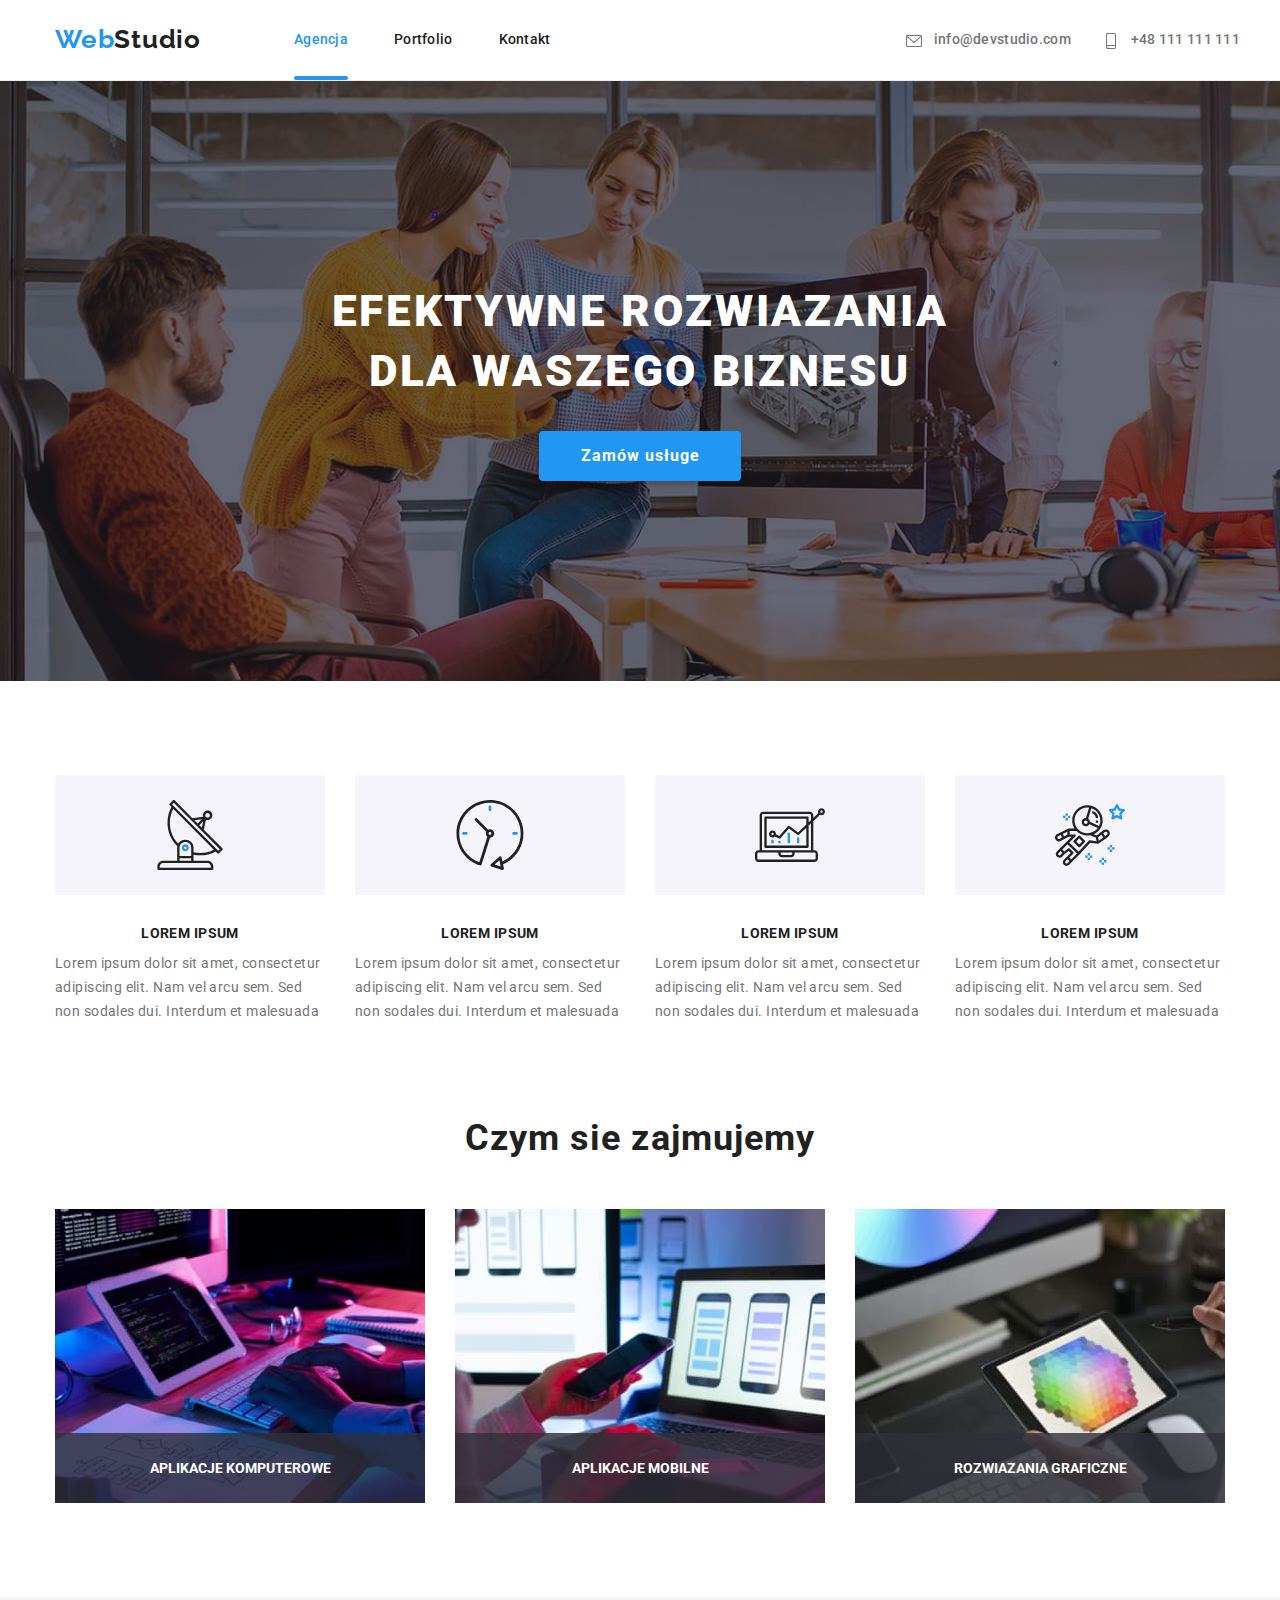
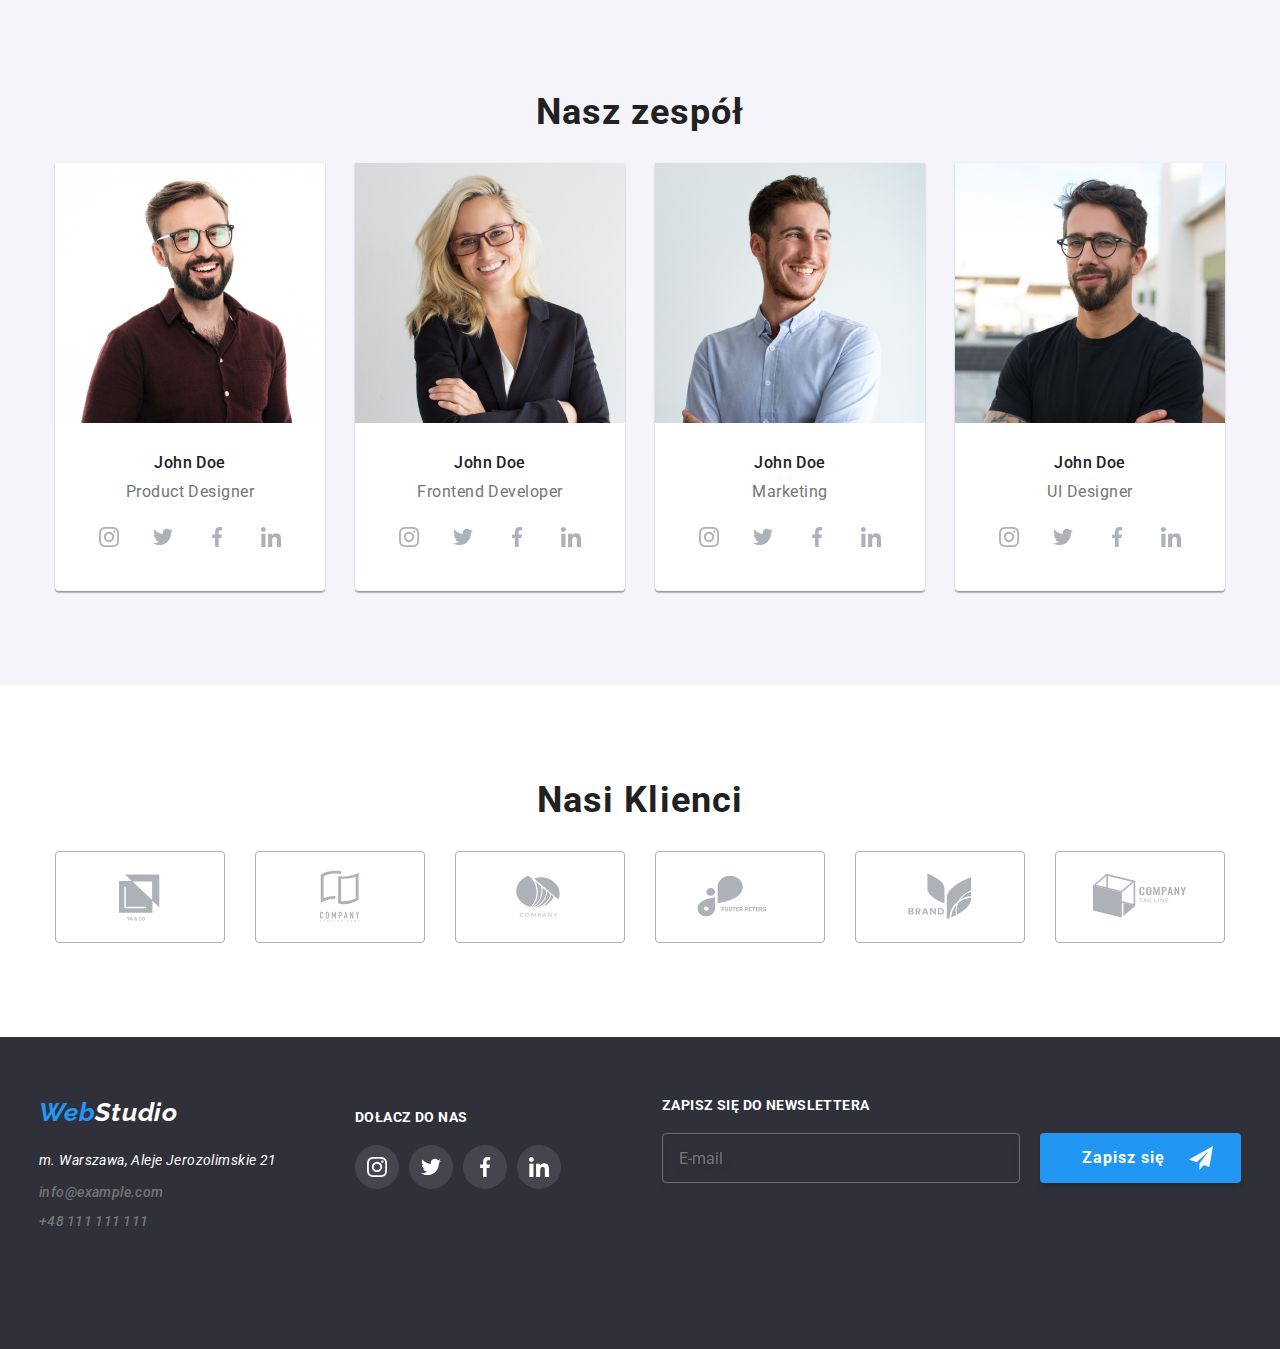
<file: index.html>
<!DOCTYPE html>
<html lang="pl">

<head>
  <meta charset="UTF-8" />
  <meta http-equiv="X-UA-Compatible" content="IE=edge" />
  <meta name="viewport" content="width=device-width, initial-scale=1.0" />
  <link rel="preconnect" href="https://fonts.googleapis.com">
  <link rel="preconnect" href="https://fonts.gstatic.com" crossorigin>
  <link href="https://fonts.googleapis.com/css2?family=Raleway:wght@700&family=Roboto:wght@400;500;700;900&display=swap"
    rel="stylesheet">
  <link rel="stylesheet" href="./css/modern-normalize.css">
  <link rel="stylesheet" href="./css/main.min.css" />
  <title>WebStudio</title>
</head>

<body>
  <header class="header">
    <div class="container--header container">
      <nav class="header__navigation">
        <a class="logo logo--dark" href="./index.html"><span>Web</span>Studio</a>
        <ul class="header__navigation-list list link">
          <li><a class="header__navigation--link header__navigation--active " href="./index.html">Agencja</a></li>
          <li><a class="header__navigation--link" href="./portfolio.html">Portfolio</a></li>
          <li><a class="header__navigation--link" href="#">Kontakt</a></li>
        </ul>
      </nav>
      <ul class="header__contact-list list">
        <li><a class="header__navigation-mail link" href="mailto:info@devstudio.com"><svg
              class="header__navigation-icon" width=20 height=16>
              <use href="./images/icons.svg#icon-envelope"></use>
            </svg>info@devstudio.com</a></li>
        <li><a class="header__navigation-tel link" href="tel:+48111111111"><svg class="header__navigation-icon" width=20
              height=16>
              <use href="./images/icons.svg#icon-smartphone"></use>
            </svg>+48 111 111 111</a></li>
      </ul>
      <button type="button" class="menu__btn" aria-expanded="false" aria-controls="menu" data-menu-button>
        <svg class="menu__icon-menu" width="40" heigth="40">
          <use href="./images/icons.svg#icon-menu"></use>
        </svg>
      </button>
    </div>
    <div class="menu" data-menu="">
      <button type="button" class="menu__btn-close" aria-expanded="true" aria-controls="menu" data-menu-close>
        <svg class="menu__icon-close" width="40" heigth="40">
          <use href="./images/icons.svg#icon-close_menu"></use>
        </svg>
      </button>
      <ul class="menu-navigation list">
        <li class="menu-navigation__item">
          <a id="mobilecurrent" class="menu-navigation__link" href="./index.html">Agencja</a>
        </li>
        <li class="menu-navigation__item">
          <a class="menu-navigation__link" href="./portfolio.html">Portfolio</a>
        </li>
        <li class="menu-navigation__item">
          <a class="menu-navigation__link" href="">Kontakt</a>
        </li>
      </ul>
      <ul class="menu-contact list">
        <li class="menu-contact__item">
        <li class="menu-contact__item">
          <a class="menu-contact__phone" href="+48111111111">
            +48 111 111 111</a>
        </li>
        <li>
          <a class="menu-contact__mail" href="mailto:info@devstudio.com">
            info@devstudio.com</a>
        </li>
      </ul>
      <ul class="menu-social list">
        <li class="menu-social__link"><a href="Instagram">Instagram</a></li>
        <li class="menu-social__link"><a href="Tweeter">Tweeter</a></li>
        <li class="menu-social__link"><a href="Facebook">Facebook</a></li>
        <li class="menu-social__link"><a href="Linkedin">Linkedin</a></li>
      </ul>
    </div>
  </header>
  <main>
    <!-- HERO-->
    <section class="hero">

      <h1 class="hero__title">EFEKTYWNE ROZWIAZANIA<br> DLA WASZEGO BIZNESU</h1>
      <button class="hero__button" type="button" data-modal-open>Zamów usługe</button>

    </section>
    <!-- ABOUT US-->
    <section class="container section">
      <ul class="about-us__list list">
        <li class="about-us__item">
          <div class="about-us__icon-bg"><svg width=70 height=70>
              <use href="./images/icons.svg#icon-antenna"></use>
            </svg>
          </div>
          <h3 class="about-us__title h3-title">LOREM IPSUM</h3>
          <p class="about-us__text">
            Lorem ipsum dolor sit amet, consectetur
            adipiscing elit. Nam vel arcu sem. Sed
            non sodales dui. Interdum et malesuada
          </p>
        </li>
        <li class="about-us__item">
          <div class="about-us__icon-bg"><svg width=70 height=70>
              <use href="./images/icons.svg#icon-clock"></use>
            </svg>
          </div>
          <h3 class="about-us__title h3-title">LOREM IPSUM</h3>
          <p class="about-us__text">
            Lorem ipsum dolor sit amet, consectetur
            adipiscing elit. Nam vel arcu sem. Sed
            non sodales dui. Interdum et malesuada
          </p>
        </li>
        <li class="about-us__item">
          <div class="about-us__icon-bg"><svg width=70 height=70>
              <use href="./images/icons.svg#icon-diagram"></use>
            </svg>
          </div>
          <h3 class="about-us__title h3-title">LOREM IPSUM</h3>
          <p class="about-us__text">
            Lorem ipsum dolor sit amet, consectetur
            adipiscing elit. Nam vel arcu sem. Sed
            non sodales dui. Interdum et malesuada
          </p>
        </li>
        <li class="about-us__item">
          <div class="about-us__icon-bg"><svg width=70 height=70>
              <use href="./images/icons.svg#icon-astronaut"></use>
            </svg>
          </div>
          <h3 class="about-us__title h3-title">LOREM IPSUM</h3>
          <p class="about-us__text">
            Lorem ipsum dolor sit amet, consectetur
            adipiscing elit. Nam vel arcu sem. Sed
            non sodales dui. Interdum et malesuada
          </p>
        </li>
      </ul>

      <div class="work container">
        <h2 class="h2-title work__title">Czym sie zajmujemy</h2>
        <ul class="work__list list">
          <li class="work__list-item">
            <img src="./images/box.jpg" alt="Ktos piszacy na klawiaturze" width="370" height="294" />
            <p class="work__list-text">APLIKACJE KOMPUTEROWE</p>
          </li>
          <li class="work__list-item">
            <img src="./images/box1.jpg" alt="Smartphone i laptop" width="370" height="294" />
            <p class="work__list-text">APLIKACJE MOBILNE</p>
          </li>
          <li class="work__list-item">
            <img src="./images/box2.jpg" alt="Tablet" width="370" height="294" />
            <p class="work__list-text">ROZWIAZANIA GRAFICZNE</p>
          </li>
        </ul>
      </div>
    </section>
    <!-- TEAM-->
    <section class="team section">
      <div class="container">
        <h2 class="h2-title team__title">Nasz zespół</h2>
        <ul class="team__list list">
          <li class="team__card">
            <picture class="team__card--pic">
              <source srcset="./images/desktop/team1@1x.jpg 1x, ./images/desktop/team1@2x.jpg 2x"
                media="(min-width:1200px)">
              <source srcset="./images/tablet/team1-354@1x.jpg 1x, ./images/tablet/team1-354@2x.jpg 2x"
                media="(min-width:768px)">
              <img src="./images/mobile/team1-450@1x.jpg" srcset="./images/mobile/team1-450@2x.jpg 2x"
                alt="smiling man in glasses, with a short beard, and in a maroon buttoned shirt" />
            </picture>
            <div>
              <h4 class="team__name">John Doe</h4>
              <p class="team__text">Product Designer</p>
              <ul class="team__social list">
                <li class="team__social-links"><a href="insta"><svg class="icon" width=20 height=20>
                      <use href="./images/icons.svg#icon-instagram">
                    </svg></a></li>
                <li class="team__social-links"><a href="tweter"><svg class="icon" width=20 height=20>
                      <use href="./images/icons.svg#icon-tweter">
                    </svg></a></li>
                <li class="team__social-links"><a href="facebook"><svg class="icon" width=20 height=20>
                      <use href="./images/icons.svg#icon-facebook">
                    </svg></a></li>
                <li class="team__social-links"><a href="linkedin"><svg class="icon" width=20 height=20>
                      <use href="./images/icons.svg#icon-linkedin">
                    </svg></a></li>
              </ul>
            </div>
          </li>
          <li class="team__card">
            <picture class="team__card--pic">
              <source srcset="./images/desktop/team2@1x.jpg 1x, ./images/desktop/team2@2x.jpg 2x"
                media="(min-width:1200px)">
              <source srcset="./images/tablet/team2-354@1x.jpg 1x, ./images/tablet/team2-354@2x.jpg 2x"
                media="(min-width:768px)">
              <img src="./images/mobile/team2-450@1x.jpg" srcset="./images/mobile/team2-450@2x.jpg 2x"
                alt="smiling man in glasses, with a short beard, and in a maroon buttoned shirt" />
            </picture>
            <div>
              <h4 class="team__name">John Doe</h4>
              <p class="team__text">Frontend Developer</p>
              <ul class="team__social list">
                <li class="team__social-links"><a href="insta"><svg class="icon" width=20 height=20>
                      <use href="./images/icons.svg#icon-instagram">
                    </svg></a></li>
                <li class="team__social-links"><a href="tweter"><svg class="icon" width=20 height=20>
                      <use href="./images/icons.svg#icon-tweter">
                    </svg></a></li>
                <li class="team__social-links"><a href="facebook"><svg class="icon" width=20 height=20>
                      <use href="./images/icons.svg#icon-facebook">
                    </svg></a></li>
                <li class="team__social-links"><a href="linkedin"><svg class="icon" width=20 height=20>
                      <use href="./images/icons.svg#icon-linkedin">
                    </svg></a></li>
            </div>
          </li>
          <li class="team__card">
            <picture class="team__card--pic">
              <source srcset="./images/desktop/team3@1x.jpg 1x, ./images/desktop/team3@2x.jpg 2x"
                media="(min-width:1200px)">
              <source srcset="./images/tablet/team3-354@1x.jpg 1x, ./images/tablet/team3-354@2x.jpg 2x"
                media="(min-width:768px)">
              <img src="./images/mobile/team3-450@1x.jpg" srcset="./images/mobile/team3-450@2x.jpg 2x"
                alt="smiling man in glasses, with a short beard, and in a maroon buttoned shirt" />
            </picture>
            <div>
              <h4 class="team__name">John Doe</h4>
              <p class="team__text">Marketing</p>
              <ul class="team__social list">
                <li class="team__social-links"><a href="insta"><svg class="icon" width=20 height=20>
                      <use href="./images/icons.svg#icon-instagram">
                    </svg></a></li>
                <li class="team__social-links"><a href="tweter"><svg class="icon" width=20 height=20>
                      <use href="./images/icons.svg#icon-tweter">
                    </svg></a></li>
                <li class="team__social-links"><a href="facebook"><svg class="icon" width=20 height=20>
                      <use href="./images/icons.svg#icon-facebook">
                    </svg></a></li>
                <li class="team__social-links"><a href="linkedin"><svg class="icon" width=20 height=20>
                      <use href="./images/icons.svg#icon-linkedin">
                    </svg></a></li>
            </div>
          </li>
          <li class="team__card">
            <picture class="team__card--pic">
              <source srcset="./images/desktop/team4@1x.jpg 1x, ./images/desktop/team4@2x.jpg 2x"
                media="(min-width:1200px)">
              <source srcset="./images/tablet/team4-354@1x.jpg 1x, ./images/tablet/team4-354@2x.jpg 2x"
                media="(min-width:768px)">
              <img src="./images/mobile/team4-450@1x.jpg" srcset="./images/mobile/team4-450@2x.jpg 2x"
                alt="smiling man in glasses, with a short beard, and in a maroon buttoned shirt" />
            </picture>
            <div>
              <h4 class="team__name">John Doe</h4>
              <p class="team__text">UI Designer</p>
              <ul class="team__social list">
                <li class="team__social-links"><a href="insta"><svg class="icon" width=20 height=20>
                      <use href="./images/icons.svg#icon-instagram">
                    </svg></a></li>
                <li class="team__social-links"><a href="tweter"><svg class="icon" width=20 height=20>
                      <use href="./images/icons.svg#icon-tweter">
                    </svg></a></li>
                <li class="team__social-links"><a href="facebook"><svg class="icon" width=20 height=20>
                      <use href="./images/icons.svg#icon-facebook">
                    </svg></a></li>
                <li class="team__social-links"><a href="linkedin"><svg class="icon" width=20 height=20>
                      <use href="./images/icons.svg#icon-linkedin">
                    </svg></a></li>
              </ul>
            </div>
          </li>
        </ul>
      </div>
    </section>
    <!-- END TEAM-->

    <!-- OUR CLIENTS-->
    <section>
      <div class="container section">
        <h2 class="h2-title client__title">Nasi Klienci</h2>
        <div class="client">
          <ul class="client__list list">
            <li class="client__card">
              <svg class="client__icon-logo" widht="106" height="60">
                <use href="./images/icons.svg#icon-logo1">
              </svg>
            </li>
            <li class="client__card">
              <svg class="client__icon-logo" widht="106" height="60">
                <use href="./images/icons.svg#icon-logo2">
              </svg>
            </li>
            <li class="client__card">
              <svg class="client__icon-logo" widht="106" height="60">
                <use href="./images/icons.svg#icon-logo3">
              </svg>
            </li>
            <li class="client__card">
              <svg class="client__icon-logo" widht="106" height="60">
                <use href="./images/icons.svg#icon-logo4">
              </svg>
            </li>
            <li class="client__card">
              <svg class="client__icon-logo" widht="106" height="60">
                <use href="./images/icons.svg#icon-logo5">
              </svg>
            </li>
            <li class="client__card">
              <svg class="client__icon-logo" width=106 height=60>
                <use href="./images/icons.svg#icon-logo6">
              </svg>
            </li>
          </ul>
        </div>
      </div>
    </section>
    <!-- END OUR CLIENTS-->
  </main>
  <footer class="container--footer container">
    <div class="footer">
      <div class="footer__staff">
        <address>
          <a class="logo logo--light" href="./index.html"><span>Web</span>Studio</a>
          <ul class="footer__address list">
            <li><span class="footer__address--street">m. Warszawa, Aleje Jerozolimskie 21</span></li>
            <li><a class="footer__address--mail link" href="mailto:info@example.com">info@example.com</a></li>
            <li><a class="footer__address--tel link" href="tel:+48111111111">+48 111 111 111</a></li>
          </ul>
        </address>
        <div class="footer__social">
          <h3 class="h3-title footer__social-title">Dołacz do nas</h3>
          <ul class="footer__social-list list">
            <li><a class="footer__social-link" href="insta"><svg width=20 height=20>
                  <use href="./images/icons.svg#icon-instagram">
                </svg></a></li>
            <li><a class="footer__social-link" href="tweter"><svg width=20 height=20>
                  <use href="./images/icons.svg#icon-tweter">
                </svg></a></li>
            <li><a class="footer__social-link" href="insta"><svg width=20 height=20>
                  <use href="./images/icons.svg#icon-facebook">
                </svg></a></li>
            <li><a class="footer__social-link" href="insta"><svg width=20 height=20>
                  <use href="./images/icons.svg#icon-linkedin">
                </svg></a></li>
          </ul>
        </div>
      </div>
      <div class="footer__newsletter-form">
        <h3 class="h3-title footer__newsletter-title">Zapisz się do newslettera</h3>
        <div class="footer__newsletter-form--desktop">
          <form>
            <label><input class="footer__newsletter-input" type="email" name="user_mail" placeholder="E-mail"></label>
          </form>
          <button class="footer__newsletter-button" type="submit">Zapisz się<svg class="footer__newsletter-icon"
              width=24 height=24>
              <use href="./images/icons.svg#icon-send"></use>
            </svg></button>
        </div>
      </div>
  </footer>
  <!-- MODAL -->
  <div class="backdrop is-hidden" data-modal>
    <div class="modal">
      <button class="modal__btn" type="button" data-modal-close><svg>
          <use href="./images/icons.svg#icon-modal-close">
        </svg></button>
      <h2 class="modal__form--header">Zostaw swoje dane w formularzu poniżej</h2>
      <form action="#" class="modal__form">
        <label for="" class="modal__form--field">
          Imie
          <span class="modal__form--input-wrapper">
            <input type="text" name="user_name" class="modal__form--input">
            <span class="modal__form--icon"><svg width=12 height=12>
                <use href="./images/icons.svg#icon-user"></use>
              </svg></span>
          </span>
        </label>
        <label class="modal__form--field">
          Telefon
          <span class="modal__form--input-wrapper">
            <input type="tel" name="user_tel" class="modal__form--input">
            <span class="modal__form--icon"><svg width=13 height=13>
                <use href="./images/icons.svg#icon-tel"></use>
              </svg></span></span>
        </label>
        <label class="modal__form--field">
          Email
          <span class="modal__form--input-wrapper"><input type="email" name="user_mail" class="modal__form--input"><span
              class="modal__form--icon"><svg width=15 height=12>
                <use href="./images/icons.svg#icon-mail"></use>
              </svg></span></span>
        </label>
        <label class="modal__form--field">
          Komentarz
          <textarea class="modal__form--message" name="user_message" cols="30" rows="10"
            placeholder="Wprowadź tekst"></textarea>
        </label>
        <input type="checkbox" class="modal__form--policy visually-hidden" id="user-policy" name="user_policy"
          value="accept-policy">
        <label for="user-policy" class="modal__form--policy-text">Oświadczam iż akceptuję <a class="modal__form--link"
            href="#">Regulamin</a>
          i <a class="modal__form--link" href="#">Politykę Prywatności.</a></label>
        <button type="submit" class="modal__form--button">Wyślij</button>
      </form>
    </div>
    <script src="./js/modal.js"></script>
    <script src="./js/menu.js"></script>
    <!-- END MODAL -->
</body>

</html>
</file>
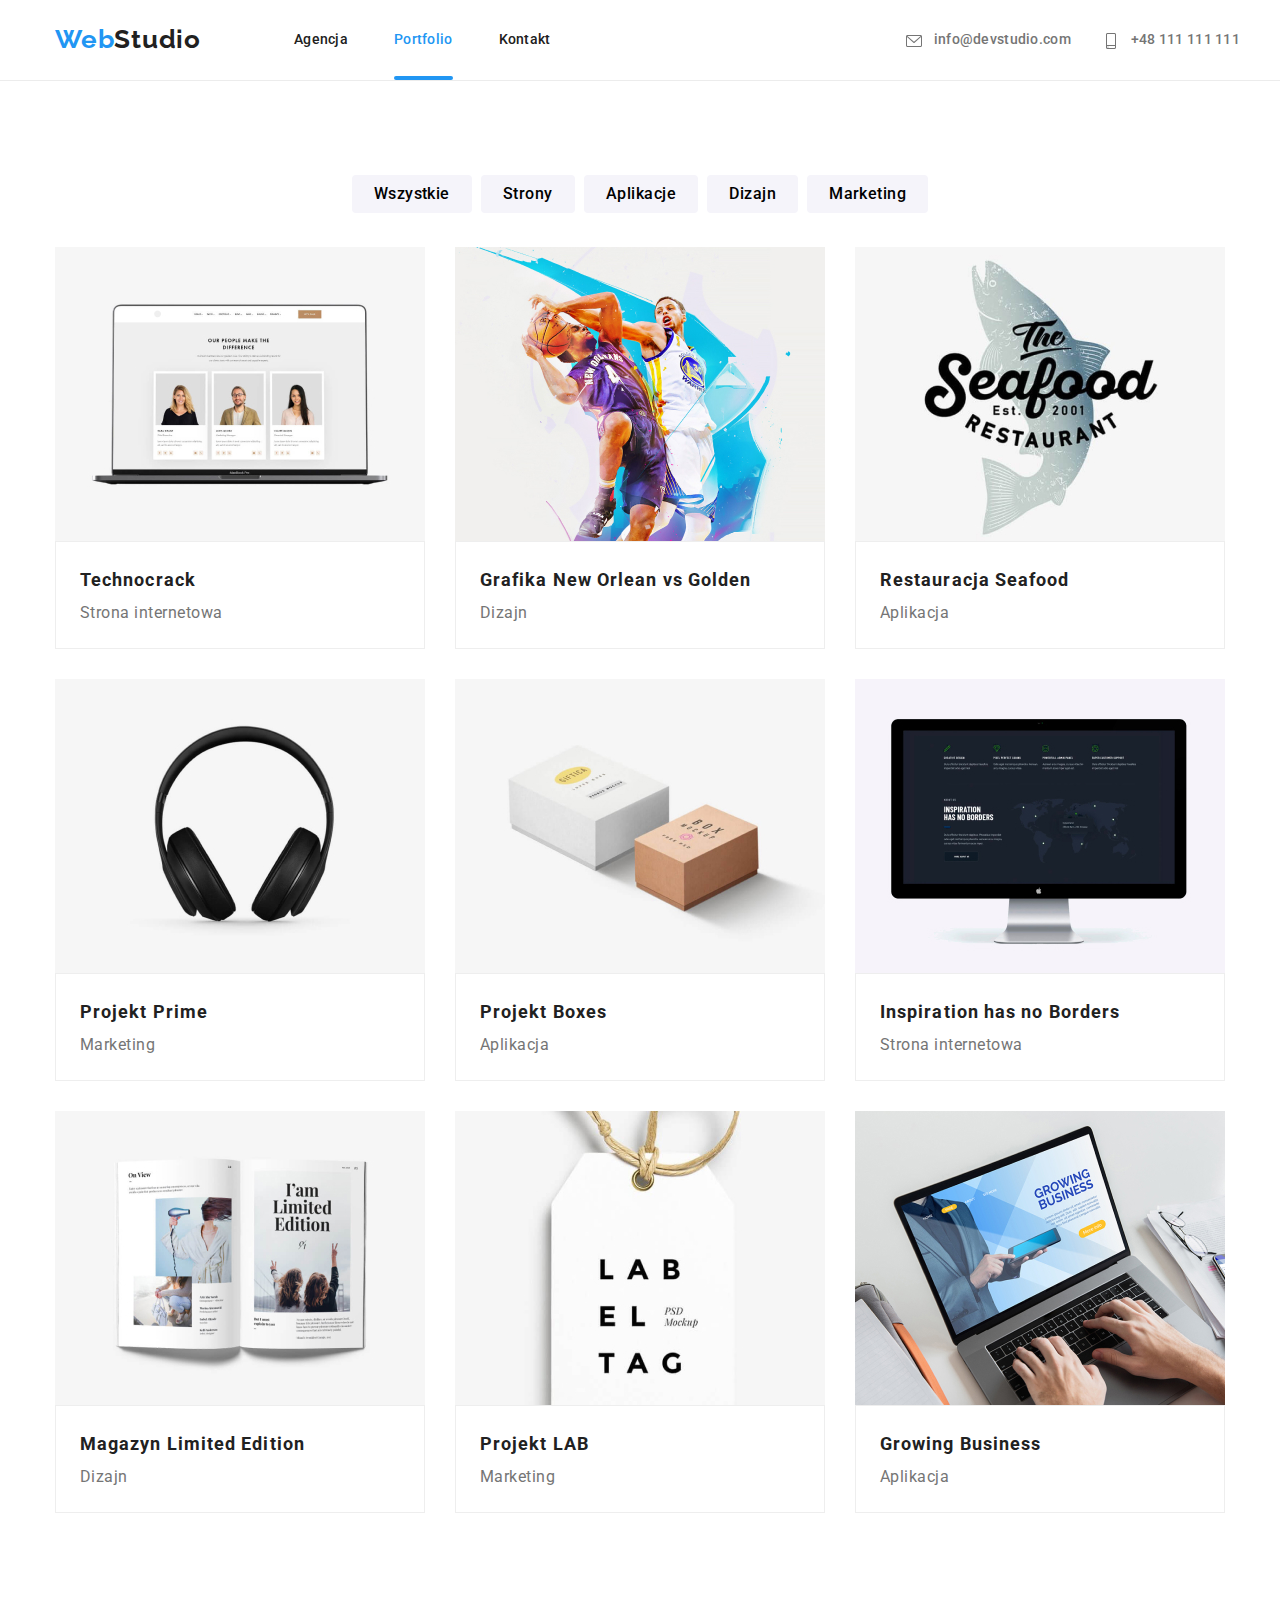
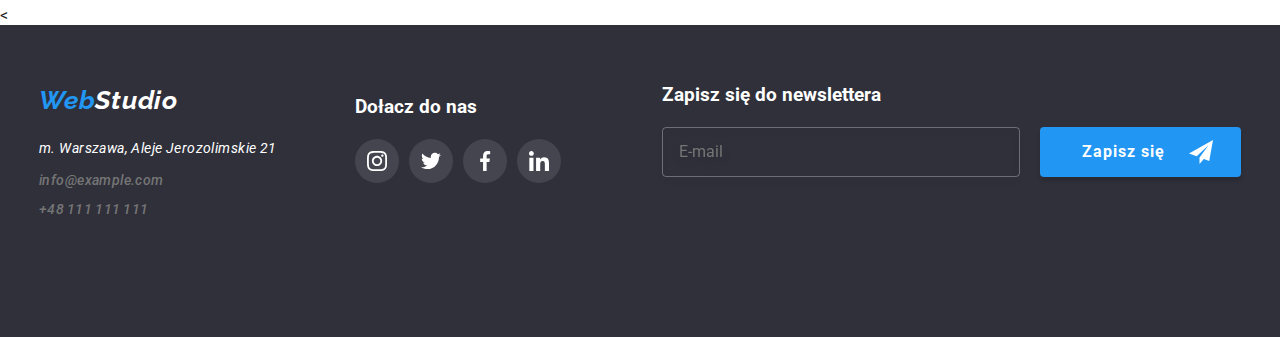
<file: portfolio.html>
<!DOCTYPE html>
<html lang="pl">

<head>
    <meta charset="UTF-8" />
    <meta http-equiv="X-UA-Compatible" content="IE=edge" />
    <meta name="viewport" content="width=device-width, initial-scale=1.0" />
    <link rel="preconnect" href="https://fonts.googleapis.com">
    <link rel="preconnect" href="https://fonts.gstatic.com" crossorigin>
    <link
        href="https://fonts.googleapis.com/css2?family=Raleway:wght@700&family=Roboto:wght@400;500;700;900&display=swap"
        rel="stylesheet">
    <link rel="stylesheet" href="./css/modern-normalize.css">
    <link rel="stylesheet" href="./css/portfolio.min.css" />
    <title>WebStudio</title>
</head>

<body>
    <header class="header">
        <div class="container--header container">
            <nav class="header__navigation">
                <a class="logo logo--dark" href="./index.html"><span>Web</span>Studio</a>
                <button type="button" class="menu__btn" aria-expanded="true" aria-controls="menu" data-menu-button>
                </button>
                <ul class="header__navigation-list list link">
                    <li><a class="header__navigation--link " href="./index.html">Agencja</a></li>
                    <li><a class="header__navigation--link header__navigation--active"
                            href="./portfolio.html">Portfolio</a></li>
                    <li><a class="header__navigation--link" href="#">Kontakt</a></li>
                </ul>
            </nav>
            <ul class="header__contact-list list">
                <li><a class="header__navigation-mail link" href="mailto:info@devstudio.com"><svg
                            class="header__navigation-icon" width=20 height=16>
                            <use href="./images/icons.svg#icon-envelope"></use>
                        </svg>info@devstudio.com</a></li>
                <li><a class="header__navigation-tel link" href="tel:+48111111111"><svg class="header__navigation-icon"
                            width=20 height=16>
                            <use href="./images/icons.svg#icon-smartphone"></use>
                        </svg>+48 111 111 111</a></li>
            </ul>
        </div>
        <div class="menu" data-menu>
            <ul class="menu-navigation list">
                <li class="menu-navigation__item">
                    <a class="menu-navigation__link" href="./index.html">Agencja</a>
                </li>
                <li class="menu-navigation__item">
                    <a class="menu-navigation__link" href="./portfolio.html">Portfolio</a>
                </li>
                <li class="menu-navigation__item">
                    <a class="menu-navigation__link" href="">Kontakt</a>
                </li>
            </ul>
            <ul class="menu-contact list">
                <li class="menu-contact__item">
                <li class="menu-contact__item">
                    <a class="menu-contact__phone" href="+48111111111">

                        +48 111 111 111</a>
                </li>
                <a class="menu-contact__mail" href="mailto:info@devstudio.com">

                    info@devstudio.com</a>
                </li>
            </ul>
            <ul class="menu-social list">
                <li class="menu-social__link"><a href="Instagram">Instagram</a></li>
                <li class="menu-social__link"><a href="Tweeter">Tweeter</a></li>
                <li class="menu-social__link"><a href="Facebook">Facebook</a></li>
                <li class="menu-social__link"><a href="Linkedin">Linkedin</a></li>
            </ul>
        </div>
    </header>
    <main>
        <!-- PORTFOLIO -->
        <div class="section">
            <div class="container">
                <ul class="filters list">
                    <li class="item"><button type="button" class="filters__button">Wszystkie</button></li>
                    <li class="item"><button type="button" class="filters__button">Strony</button></li>
                    <li class="item"><button type="button" class="filters__button">Aplikacje</button></li>
                    <li class="item"><button type="button" class="filters__button">Dizajn</button></li>
                    <li class="item"><button type="button" class="filters__button">Marketing</button></li>
                </ul>
            </div>
            <div class="container">
                <ul class="portfolio list">
                    <li class="portfolio__item">
                        <div class="portfolio__img">
                            <picture>
                                <source srcset="./images/desktop/img.jpg 1x, ./images/desktop/img@2x.jpg 2x"
                                    media="(min-width:1200px)">
                                <source srcset="./images/tablet/img.jpg 1x, ./images/tablet/img@2x.jpg 2x"
                                    media="(min-width:768px)">
                                <img src="./images/mobile/img.jpg" srcset="./images/mobile/img@2x.jpg 2x"
                                    alt="Laptop" />
                            </picture>
                            <div class="portfolio__overlay">
                                <p>Technocrack jest popularną platformą wykorzystywaną do rozpowszechniania
                                    koronawirusa. Firmy wykorzystują tę platformę
                                    do celów szpiegowskich i ataków na niezabezpieczone serwery konkurencji</p>
                            </div>
                        </div>
                        <div class="portfolio__description">
                            <h2 class="portfolio__title">Technocrack</h2>
                            <p class="portfolio__text">Strona internetowa</p>
                        </div>
                        </img>
                    </li>
                    <li class="portfolio__item">
                        <div class="portfolio__img">
                            <picture>
                                <source srcset="./images/desktop/img1.jpg 1x, ./images/desktop/img1@2x.jpg 2x"
                                    media="(min-width:1200px)">
                                <source srcset="./images/tablet/img1.jpg 1x, ./images/tablet/img1@2x.jpg 2x"
                                    media="(min-width:768px)">
                                <img src="./images/mobile/img1.jpg" srcset="./images/mobile/img1@2x.jpg 2x"
                                    alt="Dwóch koszykarzy" />
                            </picture>
                            <div class="portfolio__overlay">
                                <p>Technocrack jest popularną platformą wykorzystywaną do rozpowszechniania
                                    koronawirusa. Firmy wykorzystują tę platformę
                                    do celów szpiegowskich i ataków na niezabezpieczone serwery konkurencji</p>
                            </div>
                        </div>
                        <div class="portfolio__description">
                            <h2 class="portfolio__title">Grafika New Orlean vs Golden</h2>
                            <p class="portfolio__text">Dizajn</p>
                        </div>
                        </img>
                    </li>
                    <li class="portfolio__item">
                        <div class="portfolio__img">
                            <picture>
                                <source srcset="./images/desktop/img2.jpg 1x, ./images/desktop/img2@2x.jpg 2x"
                                    media="(min-width:1200px)">
                                <source srcset="./images/tablet/img2.jpg 1x, ./images/tablet/img2@2x.jpg 2x"
                                    media="(min-width:768px)">
                                <img src="./images/mobile/img2.jpg" srcset="./images/mobile/img2@2x.jpg 2x"
                                    alt="Logo restauracji seafood" />
                            </picture>
                            <div class="portfolio__overlay">
                                <p>Technocrack jest popularną platformą wykorzystywaną do rozpowszechniania
                                    koronawportfolio__irusa. Firmy wykorzystują tę platformę
                                    do celów szpiegowskich i ataków na niezabezpieczone serwery konkurencji</p>
                            </div>
                        </div>
                        <div class="portfolio__description">
                            <h2 class="portfolio__title">Restauracja Seafood</h2>
                            <p class="portfolio__text">Aplikacja</p>
                        </div>
                        </img>
                    </li>
                    <li class="portfolio__item">
                        <div class="portfolio__img">
                            <picture>
                                <source srcset="./images/desktop/img3.jpg 1x, ./images/desktop/img3@2x.jpg 2x"
                                    media="(min-width:1200px)">
                                <source srcset="./images/tablet/img3.jpg 1x, ./images/tablet/img3@2x.jpg 2x"
                                    media="(min-width:768px)">
                                <img src="./images/mobile/img3.jpg" srcset="./images/mobile/img3@2x.jpg 2x"
                                    alt="Słuchawki" />
                            </picture>
                            <div class="portfolio__overlay">
                                <p>Technocrack jest popularną platformą wykorzystywaną do rozpowszechniania
                                    koronawirusa. Firmy wykorzystują tę platformę
                                    do celów szpiegowskich i ataków na niezabezpieczone serwery konkurencji</p>
                            </div>
                        </div>
                        <div class="portfolio__description">
                            <h2 class="portfolio__title">Projekt Prime</h2>
                            <p class="portfolio__text">Marketing</p>
                        </div>
                        </img>
                    </li>
                    <li class="portfolio__item">
                        <div class="portfolio__img">
                            <picture>
                                <source srcset="./images/desktop/img4.jpg 1x, ./images/desktop/img4@2x.jpg 2x"
                                    media="(min-width:1200px)">
                                <source srcset="./images/tablet/img4.jpg 1x, ./images/tablet/img4@2x.jpg 2x"
                                    media="(min-width:768px)">
                                <img src="./images/mobile/img4.jpg" srcset="./images/mobile/img4@2x.jpg 2x"
                                    alt="Kartonowe pudełka" />
                            </picture>
                            <div class="portfolio__overlay">
                                <p>Technocrack jest popularną platformą wykorzystywaną do rozpowszechniania
                                    koronawirusa. Firmy wykorzystują tę platformę
                                    do celów szpiegowskich i ataków na niezabezpieczone serwery konkurencji</p>
                            </div>
                        </div>
                        <div class="portfolio__description">
                            <h2 class="portfolio__title">Projekt Boxes</h2>
                            <p class="portfolio__text">Aplikacja</p>
                        </div>
                        </img>
                    </li>
                    <li class="portfolio__item">
                        <div class="portfolio__img">
                            <picture>
                                <source srcset="./images/desktop/img5.jpg 1x, ./images/desktop/img5@2x.jpg 2x"
                                    media="(min-width:1200px)">
                                <source srcset="./images/tablet/img5.jpg 1x, ./images/tablet/img5@2x.jpg 2x"
                                    media="(min-width:768px)">
                                <img src="./images/mobile/img5.jpg" srcset="./images/mobile/img5@2x.jpg 2x"
                                    alt="Imac" />
                            </picture>
                            <div class="portfolio__overlay">
                                <p>Technocrack jest popularną platformą wykorzystywaną do rozpowszechniania
                                    koronawirusa. Firmy wykorzystują tę platformę
                                    do celów szpiegowskich i ataków na niezabezpieczone serwery konkurencji</p>
                            </div>
                        </div>
                        <div class="portfolio__description">
                            <h2 class="portfolio__title">Inspiration has no Borders</h2>
                            <p class="portfolio__text">Strona internetowa</p>
                        </div>
                        </img>
                    </li>
                    <li class="portfolio__item">
                        <div class="portfolio__img">
                            <picture>
                                <source srcset="./images/desktop/img6.jpg 1x, ./images/desktop/img6@2x.jpg 2x"
                                    media="(min-width:1200px)">
                                <source srcset="./images/tablet/img6.jpg 1x, ./images/tablet/img6@2x.jpg 2x"
                                    media="(min-width:768px)">
                                <img src="./images/mobile/img6.jpg" srcset="./images/mobile/img6@2x.jpg 2x"
                                    alt="Otwarta ksążka" />
                            </picture>
                            <div class="portfolio__overlay">
                                <p>Technocrack jest popularną platformą wykorzystywaną do rozpowszechniania
                                    koronawirusa. Firmy wykorzystują tę platformę
                                    do celów szpiegowskich i ataków na niezabezpieczone serwery konkurencji</p>
                            </div>
                        </div>
                        <div class="portfolio__description">
                            <h2 class="portfolio__title">Magazyn Limited Edition</h2>
                            <p class="portfolio__text">Dizajn</p>
                        </div>
                        </img>
                    </li>
                    <li class="portfolio__item">
                        <div class="portfolio__img">
                            <picture>
                                <source srcset="./images/desktop/img7.jpg 1x, ./images/desktop/img7@2x.jpg 2x"
                                    media="(min-width:1200px)">
                                <source srcset="./images/tablet/img7.jpg 1x, ./images/tablet/img7@2x.jpg 2x"
                                    media="(min-width:768px)">
                                <img src="./images/mobile/img7.jpg" srcset="./images/mobile/img7@2x.jpg 2x"
                                    alt="Zawieszka" />
                            </picture>
                            <div class="portfolio__overlay">
                                <p>Technocrack jest popularną platformą wykorzystywaną do rozpowszechniania
                                    koronawirusa. Firmy wykorzystują tę platformę
                                    do celów szpiegowskich i ataków na niezabezpieczone serwery konkurencji</p>
                            </div>
                        </div>
                        <div class="portfolio__description">
                            <h2 class="portfolio__title">Projekt LAB</h2>
                            <p class="portfolio__text">Marketing</p>
                        </div>
                        </img>
                    </li>
                    <li class="portfolio__item">
                        <div class="portfolio__img">
                            <picture>
                                <source srcset="./images/desktop/img8.jpg 1x, ./images/desktop/img8@2x.jpg 2x"
                                    media="(min-width:1200px)">
                                <source srcset="./images/tablet/img8.jpg 1x, ./images/tablet/img8@2x.jpg 2x"
                                    media="(min-width:768px)">
                                <img src="./images/mobile/img8.jpg" srcset="./images/mobile/img8@2x.jpg 2x"
                                    alt="Ktoś piszący na laptopie" />
                            </picture>
                            <div class="portfolio__overlay">
                                <p>Technocrack jest popularną platformą wykorzystywaną do rozpowszechniania
                                    koronawirusa. Firmy wykorzystują tę platformę
                                    do celów szpiegowskich i ataków na niezabezpieczone serwery konkurencji</p>
                            </div>
                        </div>
                        <div class="portfolio__description">
                            <h2 class="portfolio__title">Growing Business</h2>
                            <p class="portfolio__text">Aplikacja</p>
                        </div>
                        </img>
                    </li>
                </ul>
            </div>
        </div>
        <!-- END PORTFOLIO -->
    </main>
    <<footer class="container--footer container">
    <div class="footer">
      <div class="footer__staff">
        <address>
          <a class="logo logo--light" href="./index.html"><span>Web</span>Studio</a>
          <ul class="footer__address list">
            <li><span class="footer__address--street">m. Warszawa, Aleje Jerozolimskie 21</span></li>
            <li><a class="footer__address--mail link" href="mailto:info@example.com">info@example.com</a></li>
            <li><a class="footer__address--tel link" href="tel:+48111111111">+48 111 111 111</a></li>
          </ul>
        </address>
        <div class="footer__social">
          <h3 class="h3-title footer__social-title">Dołacz do nas</h3>
          <ul class="footer__social-list list">
            <li><a class="footer__social-link" href="insta"><svg width=20 height=20>
                  <use href="./images/icons.svg#icon-instagram">
                </svg></a></li>
            <li><a class="footer__social-link" href="tweter"><svg width=20 height=20>
                  <use href="./images/icons.svg#icon-tweter">
                </svg></a></li>
            <li><a class="footer__social-link" href="insta"><svg width=20 height=20>
                  <use href="./images/icons.svg#icon-facebook">
                </svg></a></li>
            <li><a class="footer__social-link" href="insta"><svg width=20 height=20>
                  <use href="./images/icons.svg#icon-linkedin">
                </svg></a></li>
          </ul>
        </div>
      </div>
      <div class="footer__newsletter-form">
        <h3 class="h3-title footer__newsletter-title">Zapisz się do newslettera</h3>
        <div class="footer__newsletter-form--desktop">
          <form>
            <label><input class="footer__newsletter-input" type="email" name="user_mail" placeholder="E-mail"></label>
          </form>
          <button class="footer__newsletter-button" type="submit">Zapisz się<svg class="footer__newsletter-icon"
              width=24 height=24>
              <use href="./images/icons.svg#icon-send"></use>
            </svg></button>
        </div>
      </div>
  </footer>
    <script src="./js/menu.js"></script>
</body>

</html>
</file>
<file: css/main.min.css>
.visually-hidden{position:absolute !important;clip:rect(1px 1px 1px 1px);clip:rect(1px, 1px, 1px, 1px);padding:0 !important;border:0 !important;height:1px !important;width:1px !important;overflow:hidden}body{background:#ffffff;color:#212121;font-family:"Roboto", "Raleway", sans-serif}:root{--main-font: "Roboto", "Open Sans", sans-serif;--secondary-font: "Raleway", sans-serif;--main-color: #212121;--secondary-color: #2196f3;--third-color: #ffffff;--additional-color: #757575;--bgbutton-portfolio: #f5f4fa}h1 h2,h3,h4,h5,h6{margin:0;padding:0}h2{font-size:18px;line-height:2}p{font-size:16px;line-height:1.87}ul,ol{margin:0;padding:0}p{margin:0;padding:0}img{display:block}button{cursor:pointer;border:0px}.list{list-style:none}a{list-style-type:none;text-decoration:none;transition-property:color}.container{max-width:100%;margin:0 auto}@media screen and (max-width: 768px){.container{min-width:480px;max-width:480px;padding:0px 15px}}@media screen and (min-width: 768px){.container{max-width:768px;padding:0px 15px}}@media screen and (min-width: 1200px){.container{max-width:1200px;padding:0px 15px}}.section{padding-top:94px;padding-bottom:94px}@media screen and (max-width: 768px){.section{padding-top:60px;padding-bottom:60px}}@media screen and (min-width: 768px) and (max-width: 1200px){.section{padding-top:60px;padding-bottom:60px}}.modal{position:absolute;top:50%;left:50%;padding:40px;transform:translate(-50%, -50%);background-color:var(--third-color);width:450px;min-height:609px;background:var(--third-color);box-shadow:0px 1px 3px rgba(0,0,0,0.12),0px 1px 1px rgba(0,0,0,0.14),0px 2px 1px rgba(0,0,0,0.2);border-radius:4px}@media screen and (min-width: 1200px){.modal{width:528px;min-height:581px}}.modal__btn{display:flex;align-items:center;position:absolute;height:30px;width:30px;border-radius:50%;top:8px;right:8px;background-color:transparent;border:1px solid rgba(0,0,0,0.1)}.modal__form--header{margin:0;padding-top:2px;padding-bottom:12px;text-align:center;font-weight:700;font-size:20px;line-height:30px;letter-spacing:0.03em}@media screen and (min-width: 1200px){.modal__form--header{line-height:23px}}.modal__form{display:flex;flex-direction:column}.modal__form--field{padding-bottom:10px;display:flex;flex-direction:column;font-size:12px;line-height:14px;letter-spacing:0.01em;color:var(--additional-color)}.modal__form--input-wrapper{position:relative;display:block;margin-top:4px}.modal__form--input{width:100%;padding-top:13px;padding-bottom:13px;border:1px solid rgba(33,33,33,0.2);box-sizing:border-box;border-radius:4px;padding-left:48px;transition-property:outline, border-color}.modal__form--icon{position:absolute;top:50%;transform:translateY(-50%);left:12px;display:block;transition-property:fill}.modal__form--message{width:100%;height:120px;padding:12px 16px;margin-top:4px;border:1px solid rgba(33,33,33,0.2);box-sizing:border-box;border-radius:4px;resize:none;transition-property:border-color}.modal__form--link{font-weight:400;font-size:12px;line-height:14px;letter-spacing:0.03em;text-decoration-line:underline;color:var(--secondary-color)}@media screen and (min-width: 1200px){.modal__form--link{font-size:14px;line-height:24px}}.modal__form--button{padding:10px 76px 10px 76px;margin:0 auto;margin-top:30px;background-color:var(--secondary-color);box-shadow:0px 4px 4px rgba(0,0,0,0.15);border-radius:4px;font-weight:700;font-size:16px;line-height:30px;letter-spacing:0.06em;color:var(--third-color)}.modal__form--policy-text{padding-top:20px;font-size:12px;line-height:14px;letter-spacing:0.03em;color:var(--additional-color)}@media screen and (min-width: 1200px){.modal__form--policy-text{font-size:14px;line-height:24px}}.modal__form--policy-text::before{content:"";position:relative;top:1px;background:url(../images/uncheck.svg);display:inline-block;width:16px;height:15px;margin-right:7px}.modal__form--policy:checked+.modal__form--policy-text::before{background-image:url(../images/check.svg);background-repeat:no-repeat;background-position:center;background-color:var(--secondary-color);border-radius:2px}.modal__form--message:focus{outline:none;border-color:var(--secondary-color);transition-duration:250ms;transition-timing-function:cubic-bezier(0.4, 0, 0.2, 1)}.modal__form--input:focus{outline:none;border-color:var(--secondary-color);transition-duration:250ms;transition-timing-function:cubic-bezier(0.4, 0, 0.2, 1)}.modal__form--input:focus+.modal__form--icon{fill:var(--secondary-color);transition-duration:250ms;transition-timing-function:cubic-bezier(0.4, 0, 0.2, 1)}.backdrop{background-color:rgba(0,0,0,0.2);position:fixed;width:100%;height:100%;left:0;top:0}.is-hidden{opacity:0;visibility:hidden;pointer-events:none}.logo{font-family:Raleway;font-weight:bold;font-size:26px;line-height:31px;letter-spacing:0.03em;text-decoration:none;transition-property:color}.logo:hover{color:var(--secondary-color);transition-duration:250ms;transition-timing-function:cubic-bezier(0.4, 0, 0.2, 1)}.h2-title{font-weight:bold;font-size:36px;line-height:42px;text-align:center;letter-spacing:0.03em}.h3-title{font-weight:bold;font-size:14px;line-height:16px;letter-spacing:0.03em;text-transform:uppercase;color:var(--main-color)}.header{border-bottom:1px solid #ececec}.container--header{display:flex;padding-top:15px;padding-bottom:15px;align-items:center;justify-content:space-between}@media screen and (min-width: 768px) and (max-width: 1199px){.container--header{padding:0}}@media screen and (min-width: 1200px){.container--header{display:flex;padding-top:24px;padding-bottom:25px;padding-right:0;align-items:center}}.header__navigation{display:flex;align-items:center}.logo--dark{color:var(--main-color)}@media screen and (min-width: 768px) and (max-width: 1199px){.logo--dark{margin-right:83px;padding-top:26px;padding-bottom:26px}}@media screen and (min-width: 1200px){.logo--dark{margin-right:93px}}.logo--dark>span{color:var(--secondary-color)}.header__navigation-list{display:none}@media screen and (min-width: 768px) and (max-width: 1199px){.header__navigation-list{display:flex;gap:60px;margin-right:101px}}@media screen and (min-width: 1200px){.header__navigation-list{display:flex;gap:46px;margin-right:345px}}.header__contact-list{display:none}@media screen and (min-width: 768px) and (max-width: 1199px){.header__contact-list{display:flex;flex-wrap:wrap}}@media screen and (min-width: 1200px){.header__contact-list{display:flex;gap:30px}}.header__navigation--link{text-decoration:none;color:var(--main-color);font-weight:500;font-size:14px;line-height:16px;letter-spacing:0.02em;transition-property:color}.header__navigation--link:hover{color:var(--secondary-color);transition-duration:250ms;transition-timing-function:cubic-bezier(0.4, 0, 0.2, 1)}.header__navigation-icon{fill:#757575;margin-right:8px;align-content:center;vertical-align:bottom;transition-property:fill}@media screen and (min-width: 1200px){.header__navigation-icon{margin-right:10px}}.header__navigation-icon:hover{fill:var(--secondary-color);color:var(--secondary-color);transition-duration:250ms;transition-timing-function:cubic-bezier(0.4, 0, 0.2, 1)}.header__navigation--active{color:var(--secondary-color);position:relative}.header__navigation--active:after{content:"";position:absolute;left:0;bottom:-33px;width:100%;height:4px;border-radius:2px;background-color:var(--secondary-color)}.header__contack-list:hover{fill:var(--secondary-color);color:var(--secondary-color);transition-duration:250ms;transition-timing-function:cubic-bezier(0.4, 0, 0.2, 1)}.header__navigation-mail{color:#757575;font-weight:500;font-size:12px;line-height:14px;letter-spacing:0.02em}@media screen and (min-width: 1200px){.header__navigation-mail{font-size:14px;line-height:16px}}.header__navigation-mail:hover{color:var(--secondary-color);transition-duration:250ms;transition-timing-function:cubic-bezier(0.4, 0, 0.2, 1)}.header__navigation-tel{color:#757575;font-weight:500;font-size:12px;line-height:14px;letter-spacing:0.02em}@media screen and (min-width: 1200px){.header__navigation-tel{font-size:14px;line-height:16px}}.header__navigation-tel:hover{color:var(--secondary-color);transition-duration:250ms;transition-timing-function:cubic-bezier(0.4, 0, 0.2, 1)}.hero{min-width:480px;display:flex;flex-direction:column;align-items:center;background-image:linear-gradient(rgba(47,48,58,0.4), rgba(47,48,58,0.4)),url("../images/mobile/hero-bg-mobile480x400@1x.jpg");background-repeat:no-repeat;background-size:cover;text-align:center;padding:118px 15px;color:#ffffff}@media screen and (min-width: 768px) and (max-width: 1199px){.hero{background-image:linear-gradient(rgba(47,48,58,0.4), rgba(47,48,58,0.4)),url("../images/tablet/hero-bg-tablet768x400@1x.jpg")}}@media screen and (min-width: 1200px){.hero{padding:200px 0;background-size:cover;background-image:linear-gradient(rgba(47,48,58,0.4), rgba(47,48,58,0.4)),url("../images/desktop/hero-bg-desktop@1x.jpg")}}.hero__title{padding-bottom:30px;font-weight:900;font-size:26px;line-height:42px;letter-spacing:0.06em;color:#ffffff;margin:0}@media screen and (min-width: 1200px){.hero__title{font-size:44px;line-height:60px}}.hero__button{padding:10px 41px 10px 42px;color:#ffffff;background:#2196f3;box-shadow:0px 4px 4px rgba(0,0,0,0.15);border-radius:4px;font-size:16px;line-height:30px;font-weight:700;letter-spacing:0.06em}.about-us__icon-bg{display:flex;justify-content:center;align-items:center;padding:25px 100px;background:#f5f4fa;border-radius:4px}.about-us__list{display:flex;flex-wrap:wrap;gap:30px;max-width:450px}@media screen and (min-width: 768px) and (max-width: 1199px){.about-us__list{flex-wrap:wrap;max-width:738px}}@media screen and (min-width: 1200px){.about-us__list{flex-wrap:nowrap}}.about-us__item{max-width:450px}@media screen and (min-width: 768px) and (max-width: 1199px){.about-us__item{max-width:354px}}@media screen and (min-width: 1200px){.about-us__item{max-width:270px}}.about-us__title{padding-top:30px;padding-bottom:10px;font-size:14px;line-height:16px;text-align:center;letter-spacing:0.03em;text-transform:uppercase}@media screen and (min-width: 768px) and (max-width: 1199px){.about-us__title{text-align:start}}.about-us__text{font-size:14px;line-height:24px;letter-spacing:0.03em;color:var(--additional-color)}.work{margin-top:94px}@media screen and (max-width: 767px){.work{display:none}}@media screen and (min-width: 768px) and (max-width: 1199px){.work{display:none}}.work__title{margin-top:90px;margin-bottom:50px}.work__list{display:flex;justify-content:center;gap:30px}.work__list-item{display:flex;position:relative}.work__list-text{display:flex;justify-content:center;font-weight:bold;font-size:14px;line-height:16px;color:var(--third-color);text-align:center;position:absolute;background:rgba(47,48,58,0.8);padding:27px 90px 27px 90px;width:100%;top:224px}.team{background-color:#f5f4fa;width:100%;min-width:480px}.team__title{margin:0 0 30px 0}.team__list{display:flex;flex-wrap:wrap;justify-content:center;gap:30px}.team__card{background:#ffffff;box-shadow:0px 1px 3px rgba(0,0,0,0.12),0px 1px 1px rgba(0,0,0,0.14),0px 2px 1px rgba(0,0,0,0.2);border-radius:0px 0px 4px 4px}.team__card--pic{width:100px;height:auto}.team__name{font-size:16px;line-height:19px;text-align:center;letter-spacing:0.03em;font-weight:500;margin-bottom:10px;color:var(--main-color);margin-top:30px}.team__text{font-size:16px;line-height:19px;text-align:center;letter-spacing:0.03em;color:#757575;margin-bottom:16px}.team__social{display:flex;justify-content:center;gap:10px;padding-bottom:12px;margin-bottom:18px}@media screen and (min-width: 768px) and (max-width: 1199px){.team__social{margin-bottom:24px;padding:0}}@media screen and (min-width: 1200px){.team__social{margin-bottom:18px}}.team__social-links{display:flex;justify-content:center;align-items:center;fill:#afb1b8;color:#afb1b8;background-color:#ffffff;width:44px;height:44px;border-radius:50%;transition-property:background-color, fill, color}.team__social-links:hover,.team__social-links:focus{background-color:var(--secondary-color);fill:#ffffff;color:#ffffff;transition-duration:250ms;transition-timing-function:cubic-bezier(0.4, 0, 0.2, 1)}.client__title{margin:0 0 30px 0}.client{display:flex;flex-wrap:wrap}.client__list{display:flex;flex-wrap:wrap;gap:30px}@media screen and (min-width: 768px) and (max-width: 1199px){.client__list{justify-content:center}}.client__card{display:flex;justify-content:center;align-items:center;width:210px;height:92px;border:1px solid #afb1b8;box-sizing:border-box;border-radius:4px;transition-property:border-color}.client__card:hover,.client__card:focus{border-color:var(--secondary-color);cursor:pointer;transition-duration:250ms;transition-timing-function:cubic-bezier(0.4, 0, 0.2, 1)}@media screen and (min-width: 1200px){.client__card{width:170px}}.client__icon-logo{fill:#afb1b8;transition-property:fill}.client__card:hover>.client__icon-logo,.client__card:focus>.client__icon-logo{fill:var(--secondary-color);cursor:pointer;transition-duration:250ms;transition-timing-function:cubic-bezier(0.4, 0, 0.2, 1)}.container--footer{padding:0;max-width:none;text-decoration:none;background-color:#2f303a;padding-top:60px}@media screen and (min-width: 1200px){.footer{display:flex;margin-right:215px;margin-left:215px;justify-content:center}}.logo--light{color:var(--third-color)}.logo--light>span{color:var(--secondary-color)}.footer__staff{text-align:center}@media screen and (min-width: 768px) and (max-width: 1199px){.footer__staff{display:flex;justify-content:center;gap:144px}}@media screen and (min-width: 1200px){.footer__staff{display:flex;height:252px;text-align:unset}}.footer__address{list-style:none;display:flex;flex-direction:column;gap:8px;margin-bottom:60px;padding-top:20px}@media screen and (min-width: 1200px){.footer__address{min-width:246px}}.footer__address--street{color:#ffffff;font-size:14px;line-height:24px;letter-spacing:0.03em}.footer__address--mail{font-weight:500;font-size:14px;line-height:24px;letter-spacing:0.03em;color:#757575;text-decoration:none;transition-property:color, fill}.footer__address--mail:hover,.footer__address--mail:focus{color:var(--secondary-color);fill:var(--secondary-color);transition-duration:250ms;transition-timing-function:cubic-bezier(0.4, 0, 0.2, 1)}.footer__address--tel{font-weight:500;font-size:14px;line-height:16px;letter-spacing:0.02em;color:#757575;text-decoration:none;transition-property:color, fill}.footer__address--tel:hover,.footer__address--tel:focus{color:var(--secondary-color);fill:var(--secondary-color);transition-duration:250ms;transition-timing-function:cubic-bezier(0.4, 0, 0.2, 1)}.footer__social{text-align:center;margin-bottom:60px}@media screen and (min-width: 1200px){.footer__social{display:flex;flex-wrap:wrap;align-items:flex-start;width:206px;height:80px;padding-left:70px;padding-top:12px;margin-right:171px;gap:20px}}.footer__social-title{color:#ffffff;margin-bottom:20px}@media screen and (min-width: 768px) and (max-width: 1199px){.footer__social-title{padding-top:5px}}@media screen and (min-width: 1200px){.footer__social-title{margin-bottom:0}}.footer__social-list{display:flex;justify-content:center;gap:10px}.footer__social-link{display:flex;justify-content:center;align-items:center;width:44px;height:44px;border-radius:50%;fill:var(--third-color);background:rgba(255,255,255,0.1);transition-property:background-color}.footer__social-link:hover,.footer__social-link:focus{background-color:var(--secondary-color);transition-duration:250ms;transition-timing-function:cubic-bezier(0.4, 0, 0.2, 1)}.footer__newsletter-title{color:var(--third-color)}@media screen and (min-width: 1200px){.footer__newsletter-title{text-align:start;display:block;margin-bottom:20px}}.footer__newsletter-form{display:flex;flex-direction:column;align-items:center;gap:20px}@media screen and (min-width: 1200px){.footer__newsletter-form{display:block}}.footer__newsletter-form--desktop{display:flex;flex-direction:column;align-items:center;gap:20px}@media screen and (min-width: 1200px){.footer__newsletter-form--desktop{flex-direction:unset;justify-content:center}}.footer__newsletter-input{width:100%;min-width:450px;height:50px;padding-left:16px;color:var(--third-color);border:1px solid rgba(255,255,255,0.3);box-sizing:border-box;background-color:transparent;filter:drop-shadow(0px 4px 4px rgba(0,0,0,0.15));border-radius:4px;transition-property:border-color}@media screen and (min-width: 768px) and (max-width: 1199px){.footer__newsletter-input{max-width:450px}}@media screen and (min-width: 1200px){.footer__newsletter-input{min-width:358px}}.footer__newsletter-button{text-align:center;padding:10px 28px 10px 42px;margin-bottom:60px;border:0;background:#2196f3;box-shadow:0px 4px 4px rgba(0,0,0,0.15);border-radius:4px;font-weight:bold;font-size:16px;line-height:30px;display:flex;align-items:center;justify-content:center;letter-spacing:0.06em;color:var(--third-color)}@media screen and (min-width: 1200px){.footer__newsletter-button{margin-bottom:0;height:50px;width:201px}}.footer__newsletter-icon{fill:var(--third-color);margin-left:24px}.filters{display:flex;flex-wrap:wrap;gap:8px;margin-bottom:40px}@media screen and (min-width: 768px) and (max-width: 1199px){.filters{flex-wrap:unset}}@media screen and (min-width: 1200px){.filters{justify-content:center;margin-bottom:34px;gap:9px}}.filters:active{color:#2196f3}.filters__button{font-weight:500;font-size:16px;line-height:26px;letter-spacing:0.03em;background-color:var(--bgbutton-portfolio);border-radius:4px;padding:6px 30px;transition-property:background-color, color, box-shadow}@media screen and (min-width: 1200px){.filters__button{padding:6px 22px 6px 22px}}.filters__button:hover,.filters__button:focus{background-color:var(--secondary-color);color:var(--third-color);box-shadow:0px 3px 1px rgba(0,0,0,0.1),0px 1px 2px rgba(0,0,0,0.08),0px 2px 2px rgba(0,0,0,0.12);border-radius:4px;transition-duration:250ms;transition-timing-function:cubic-bezier(0.4, 0, 0.2, 1)}.portfolio{display:flex;flex-wrap:wrap;gap:30px}.portfolio__item{background:#ffffff}.portfolio__item:hover,.portfolio__item:focus{box-sizing:border-box;box-shadow:0px 1px 1px rgba(0,0,0,0.12),0px 4px 4px rgba(0,0,0,0.06),1px 4px 6px rgba(0,0,0,0.16)}.portfolio__img{position:relative;overflow:hidden}.portfolio__overlay{background-color:rgba(33,150,243,0.9);position:absolute;top:0;left:0;width:100%;height:100%;transform:translateY(100%);padding:49px 45px 49px 24px;color:var(--third-color);font-size:18px;line-height:28px;letter-spacing:0.03em}.portfolio__item:hover .portfolio__overlay,.portfolio__item:focus .portfolio__overlay{transform:translateY(0);transition-duration:500ms;transition-timing-function:cubic-bezier(0.4, 0, 0.2, 1)}.portfolio__description{padding:20px 24px 20px 24px;border:1px solid #eeeeee;display:flex;flex-direction:column;justify-content:center;align-items:flex-start}.portfolio__title{margin:0;font-weight:bold;font-size:18px;line-height:36px;letter-spacing:0.06em;color:#212121}.portfolio__text{font-size:16px;line-height:30px;letter-spacing:0.03em;color:var(--additional-color)}.menu{position:absolute;top:0;right:0;display:none;width:100%;height:100%;background-color:#fff;padding:40px;z-index:1003;transition:opacity 250ms cubic-bezier(0.4, 0, 0.2, 1)}@media screen and (min-width: 480px){.menu{padding:40px}}.menu.is-open{position:fixed;display:block;background-color:#fff;width:100vw}.menu__btn-close{position:absolute;right:16px;top:16px;border:none;background-color:#fff;fill:#212121;color:#212121}.menu__btn-close:hover,.menu__btn-close:focus,.menu__btn-close:active{fill:#2196f3;color:#2196f3}.menu__btn{width:40px;height:40px;border:none;background-color:#fff;fill:#212121;color:#212121}.menu__btn:hover,.menu__btn:focus,.menu__btn:active{fill:#2196f3;color:#2196f3}@media screen and (min-width: 768px){.menu__btn{display:none}}.menu__btn:hover,.menu__btn:focus{fill:#2196f3;color:#2196f3;background-color:#fff}.menu__icon-close,.menu__icon-menu{width:40px;height:40px}.menu-navigation{display:flex;flex-direction:column;margin-bottom:40vw}@media screen and (min-width: 480px){.menu-navigation{margin-bottom:202px}}.menu-navigation__item{font-size:8vw;line-height:9vw;font-weight:500;letter-spacing:0.02em;margin-bottom:9vw}@media screen and (min-width: 480px){.menu-navigation__item{font-size:40px;line-height:47px;font-weight:500;letter-spacing:0.02em;margin-bottom:46px}}.menu-navigation__item:hover,.menu-navigation__item:focus{color:#2196f3}.menu-contact{margin-bottom:11vw;font-weight:500}@media screen and (min-width: 480px){.menu-contact{margin-bottom:64px}}.menu-contact__phone{font-size:7vw;line-height:16vw;font-weight:500;letter-spacing:0.02em;margin-bottom:9vw;color:#2196f3}@media screen and (min-width: 480px){.menu-contact__phone{font-size:34px;line-height:66px}}.menu-contact__mail{font-size:5vw;line-height:6vw;letter-spacing:0.02em;color:#757575}@media screen and (min-width: 480px){.menu-contact__mail{font-size:24px;line-height:28px;letter-spacing:0.02em}}.menu-contact__mail:hover,.menu-contact__mail:focus{color:#2196f3}.menu-social{display:flex;color:#2196f3;align-items:flex-end}.menu-social__link{font-size:4vw;line-height:5vw}@media screen and (min-width: 480px){.menu-social__link{font-size:18px;line-height:22px}}.menu-social__link:hover,.menu-social__link:focus{font-weight:500}.menu-social__link:not(:last-child):after{content:" ";width:22px;height:0px;border:1px solid rgba(33,33,33,0.2);transform:rotate(90deg);margin:0 4vw}@media screen and (min-width: 480px){.menu-social__link:not(:last-child):after{margin:0 10px}}
/*# sourceMappingURL=main.min.css.map */
</file>
<file: css/portfolio.min.css>
.visually-hidden{position:absolute !important;clip:rect(1px 1px 1px 1px);clip:rect(1px, 1px, 1px, 1px);padding:0 !important;border:0 !important;height:1px !important;width:1px !important;overflow:hidden}body{background:#ffffff;color:#212121;font-family:"Roboto", "Raleway", sans-serif}:root{--main-font: "Roboto", "Open Sans", sans-serif;--secondary-font: "Raleway", sans-serif;--main-color: #212121;--secondary-color: #2196f3;--third-color: #ffffff;--additional-color: #757575;--bgbutton-portfolio: #f5f4fa}h1 h2,h3,h4,h5,h6{margin:0;padding:0}h2{font-size:18px;line-height:2}p{font-size:16px;line-height:1.87}ul,ol{margin:0;padding:0}p{margin:0;padding:0}img{display:block}button{cursor:pointer;border:0px}.list{list-style:none}a{list-style-type:none;text-decoration:none;transition-property:color}.container{max-width:100%;margin:0 auto}@media screen and (max-width: 768px){.container{min-width:480px;max-width:480px;padding:0px 15px}}@media screen and (min-width: 768px){.container{max-width:768px;padding:0px 15px}}@media screen and (min-width: 1200px){.container{max-width:1200px;padding:0px 15px}}.section{padding-top:94px;padding-bottom:94px}@media screen and (max-width: 768px){.section{padding-top:60px;padding-bottom:60px}}@media screen and (min-width: 768px) and (max-width: 1200px){.section{padding-top:60px;padding-bottom:60px}}.logo{font-family:Raleway;font-weight:bold;font-size:26px;line-height:31px;letter-spacing:0.03em;text-decoration:none;transition-property:color}.logo:hover{color:var(--secondary-color);transition-duration:250ms;transition-timing-function:cubic-bezier(0.4, 0, 0.2, 1)}.header{border-bottom:1px solid #ececec}.container--header{display:flex;padding-top:15px;padding-bottom:15px;align-items:center;justify-content:space-between}@media screen and (min-width: 768px) and (max-width: 1199px){.container--header{padding:0}}@media screen and (min-width: 1200px){.container--header{display:flex;padding-top:24px;padding-bottom:25px;padding-right:0;align-items:center}}.header__navigation{display:flex;align-items:center}.logo--dark{color:var(--main-color)}@media screen and (min-width: 768px) and (max-width: 1199px){.logo--dark{margin-right:83px;padding-top:26px;padding-bottom:26px}}@media screen and (min-width: 1200px){.logo--dark{margin-right:93px}}.logo--dark>span{color:var(--secondary-color)}.header__navigation-list{display:none}@media screen and (min-width: 768px) and (max-width: 1199px){.header__navigation-list{display:flex;gap:60px;margin-right:101px}}@media screen and (min-width: 1200px){.header__navigation-list{display:flex;gap:46px;margin-right:345px}}.header__contact-list{display:none}@media screen and (min-width: 768px) and (max-width: 1199px){.header__contact-list{display:flex;flex-wrap:wrap}}@media screen and (min-width: 1200px){.header__contact-list{display:flex;gap:30px}}.header__navigation--link{text-decoration:none;color:var(--main-color);font-weight:500;font-size:14px;line-height:16px;letter-spacing:0.02em;transition-property:color}.header__navigation--link:hover{color:var(--secondary-color);transition-duration:250ms;transition-timing-function:cubic-bezier(0.4, 0, 0.2, 1)}.header__navigation-icon{fill:#757575;margin-right:8px;align-content:center;vertical-align:bottom;transition-property:fill}@media screen and (min-width: 1200px){.header__navigation-icon{margin-right:10px}}.header__navigation-icon:hover{fill:var(--secondary-color);color:var(--secondary-color);transition-duration:250ms;transition-timing-function:cubic-bezier(0.4, 0, 0.2, 1)}.header__navigation--active{color:var(--secondary-color);position:relative}.header__navigation--active:after{content:"";position:absolute;left:0;bottom:-33px;width:100%;height:4px;border-radius:2px;background-color:var(--secondary-color)}.header__contack-list:hover{fill:var(--secondary-color);color:var(--secondary-color);transition-duration:250ms;transition-timing-function:cubic-bezier(0.4, 0, 0.2, 1)}.header__navigation-mail{color:#757575;font-weight:500;font-size:12px;line-height:14px;letter-spacing:0.02em}@media screen and (min-width: 1200px){.header__navigation-mail{font-size:14px;line-height:16px}}.header__navigation-mail:hover{color:var(--secondary-color);transition-duration:250ms;transition-timing-function:cubic-bezier(0.4, 0, 0.2, 1)}.header__navigation-tel{color:#757575;font-weight:500;font-size:12px;line-height:14px;letter-spacing:0.02em}@media screen and (min-width: 1200px){.header__navigation-tel{font-size:14px;line-height:16px}}.header__navigation-tel:hover{color:var(--secondary-color);transition-duration:250ms;transition-timing-function:cubic-bezier(0.4, 0, 0.2, 1)}.filters{display:flex;flex-wrap:wrap;gap:8px;margin-bottom:40px}@media screen and (min-width: 768px) and (max-width: 1199px){.filters{flex-wrap:unset}}@media screen and (min-width: 1200px){.filters{justify-content:center;margin-bottom:34px;gap:9px}}.filters:active{color:#2196f3}.filters__button{font-weight:500;font-size:16px;line-height:26px;letter-spacing:0.03em;background-color:var(--bgbutton-portfolio);border-radius:4px;padding:6px 30px;transition-property:background-color, color, box-shadow}@media screen and (min-width: 1200px){.filters__button{padding:6px 22px 6px 22px}}.filters__button:hover,.filters__button:focus{background-color:var(--secondary-color);color:var(--third-color);box-shadow:0px 3px 1px rgba(0,0,0,0.1),0px 1px 2px rgba(0,0,0,0.08),0px 2px 2px rgba(0,0,0,0.12);border-radius:4px;transition-duration:250ms;transition-timing-function:cubic-bezier(0.4, 0, 0.2, 1)}.portfolio{display:flex;flex-wrap:wrap;gap:30px}.portfolio__item{background:#ffffff}.portfolio__item:hover,.portfolio__item:focus{box-sizing:border-box;box-shadow:0px 1px 1px rgba(0,0,0,0.12),0px 4px 4px rgba(0,0,0,0.06),1px 4px 6px rgba(0,0,0,0.16)}.portfolio__img{position:relative;overflow:hidden}.portfolio__overlay{background-color:rgba(33,150,243,0.9);position:absolute;top:0;left:0;width:100%;height:100%;transform:translateY(100%);padding:49px 45px 49px 24px;color:var(--third-color);font-size:18px;line-height:28px;letter-spacing:0.03em}.portfolio__item:hover .portfolio__overlay,.portfolio__item:focus .portfolio__overlay{transform:translateY(0);transition-duration:500ms;transition-timing-function:cubic-bezier(0.4, 0, 0.2, 1)}.portfolio__description{padding:20px 24px 20px 24px;border:1px solid #eeeeee;display:flex;flex-direction:column;justify-content:center;align-items:flex-start}.portfolio__title{margin:0;font-weight:bold;font-size:18px;line-height:36px;letter-spacing:0.06em;color:#212121}.portfolio__text{font-size:16px;line-height:30px;letter-spacing:0.03em;color:var(--additional-color)}.container--footer{padding:0;max-width:none;text-decoration:none;background-color:#2f303a;padding-top:60px}@media screen and (min-width: 1200px){.footer{display:flex;margin-right:215px;margin-left:215px;justify-content:center}}.logo--light{color:var(--third-color)}.logo--light>span{color:var(--secondary-color)}.footer__staff{text-align:center}@media screen and (min-width: 768px) and (max-width: 1199px){.footer__staff{display:flex;justify-content:center;gap:144px}}@media screen and (min-width: 1200px){.footer__staff{display:flex;height:252px;text-align:unset}}.footer__address{list-style:none;display:flex;flex-direction:column;gap:8px;margin-bottom:60px;padding-top:20px}@media screen and (min-width: 1200px){.footer__address{min-width:246px}}.footer__address--street{color:#ffffff;font-size:14px;line-height:24px;letter-spacing:0.03em}.footer__address--mail{font-weight:500;font-size:14px;line-height:24px;letter-spacing:0.03em;color:#757575;text-decoration:none;transition-property:color, fill}.footer__address--mail:hover,.footer__address--mail:focus{color:var(--secondary-color);fill:var(--secondary-color);transition-duration:250ms;transition-timing-function:cubic-bezier(0.4, 0, 0.2, 1)}.footer__address--tel{font-weight:500;font-size:14px;line-height:16px;letter-spacing:0.02em;color:#757575;text-decoration:none;transition-property:color, fill}.footer__address--tel:hover,.footer__address--tel:focus{color:var(--secondary-color);fill:var(--secondary-color);transition-duration:250ms;transition-timing-function:cubic-bezier(0.4, 0, 0.2, 1)}.footer__social{text-align:center;margin-bottom:60px}@media screen and (min-width: 1200px){.footer__social{display:flex;flex-wrap:wrap;align-items:flex-start;width:206px;height:80px;padding-left:70px;padding-top:12px;margin-right:171px;gap:20px}}.footer__social-title{color:#ffffff;margin-bottom:20px}@media screen and (min-width: 768px) and (max-width: 1199px){.footer__social-title{padding-top:5px}}@media screen and (min-width: 1200px){.footer__social-title{margin-bottom:0}}.footer__social-list{display:flex;justify-content:center;gap:10px}.footer__social-link{display:flex;justify-content:center;align-items:center;width:44px;height:44px;border-radius:50%;fill:var(--third-color);background:rgba(255,255,255,0.1);transition-property:background-color}.footer__social-link:hover,.footer__social-link:focus{background-color:var(--secondary-color);transition-duration:250ms;transition-timing-function:cubic-bezier(0.4, 0, 0.2, 1)}.footer__newsletter-title{color:var(--third-color)}@media screen and (min-width: 1200px){.footer__newsletter-title{text-align:start;display:block;margin-bottom:20px}}.footer__newsletter-form{display:flex;flex-direction:column;align-items:center;gap:20px}@media screen and (min-width: 1200px){.footer__newsletter-form{display:block}}.footer__newsletter-form--desktop{display:flex;flex-direction:column;align-items:center;gap:20px}@media screen and (min-width: 1200px){.footer__newsletter-form--desktop{flex-direction:unset;justify-content:center}}.footer__newsletter-input{width:100%;min-width:450px;height:50px;padding-left:16px;color:var(--third-color);border:1px solid rgba(255,255,255,0.3);box-sizing:border-box;background-color:transparent;filter:drop-shadow(0px 4px 4px rgba(0,0,0,0.15));border-radius:4px;transition-property:border-color}@media screen and (min-width: 768px) and (max-width: 1199px){.footer__newsletter-input{max-width:450px}}@media screen and (min-width: 1200px){.footer__newsletter-input{min-width:358px}}.footer__newsletter-button{text-align:center;padding:10px 28px 10px 42px;margin-bottom:60px;border:0;background:#2196f3;box-shadow:0px 4px 4px rgba(0,0,0,0.15);border-radius:4px;font-weight:bold;font-size:16px;line-height:30px;display:flex;align-items:center;justify-content:center;letter-spacing:0.06em;color:var(--third-color)}@media screen and (min-width: 1200px){.footer__newsletter-button{margin-bottom:0;height:50px;width:201px}}.footer__newsletter-icon{fill:var(--third-color);margin-left:24px}.menu{position:absolute;top:0;right:0;display:none;width:100%;height:100%;background-color:#fff;padding:40px;z-index:1003;transition:opacity 250ms cubic-bezier(0.4, 0, 0.2, 1)}@media screen and (min-width: 480px){.menu{padding:40px}}.menu.is-open{position:fixed;display:block;background-color:#fff;width:100vw}.menu__btn-close{position:absolute;right:16px;top:16px;border:none;background-color:#fff;fill:#212121;color:#212121}.menu__btn-close:hover,.menu__btn-close:focus,.menu__btn-close:active{fill:#2196f3;color:#2196f3}.menu__btn{width:40px;height:40px;border:none;background-color:#fff;fill:#212121;color:#212121}.menu__btn:hover,.menu__btn:focus,.menu__btn:active{fill:#2196f3;color:#2196f3}@media screen and (min-width: 768px){.menu__btn{display:none}}.menu__btn:hover,.menu__btn:focus{fill:#2196f3;color:#2196f3;background-color:#fff}.menu__icon-close,.menu__icon-menu{width:40px;height:40px}.menu-navigation{display:flex;flex-direction:column;margin-bottom:40vw}@media screen and (min-width: 480px){.menu-navigation{margin-bottom:202px}}.menu-navigation__item{font-size:8vw;line-height:9vw;font-weight:500;letter-spacing:0.02em;margin-bottom:9vw}@media screen and (min-width: 480px){.menu-navigation__item{font-size:40px;line-height:47px;font-weight:500;letter-spacing:0.02em;margin-bottom:46px}}.menu-navigation__item:hover,.menu-navigation__item:focus{color:#2196f3}.menu-contact{margin-bottom:11vw;font-weight:500}@media screen and (min-width: 480px){.menu-contact{margin-bottom:64px}}.menu-contact__phone{font-size:7vw;line-height:16vw;font-weight:500;letter-spacing:0.02em;margin-bottom:9vw;color:#2196f3}@media screen and (min-width: 480px){.menu-contact__phone{font-size:34px;line-height:66px}}.menu-contact__mail{font-size:5vw;line-height:6vw;letter-spacing:0.02em;color:#757575}@media screen and (min-width: 480px){.menu-contact__mail{font-size:24px;line-height:28px;letter-spacing:0.02em}}.menu-contact__mail:hover,.menu-contact__mail:focus{color:#2196f3}.menu-social{display:flex;color:#2196f3;align-items:flex-end}.menu-social__link{font-size:4vw;line-height:5vw}@media screen and (min-width: 480px){.menu-social__link{font-size:18px;line-height:22px}}.menu-social__link:hover,.menu-social__link:focus{font-weight:500}.menu-social__link:not(:last-child):after{content:" ";width:22px;height:0px;border:1px solid rgba(33,33,33,0.2);transform:rotate(90deg);margin:0 4vw}@media screen and (min-width: 480px){.menu-social__link:not(:last-child):after{margin:0 10px}}
/*# sourceMappingURL=portfolio.min.css.map */
</file>
